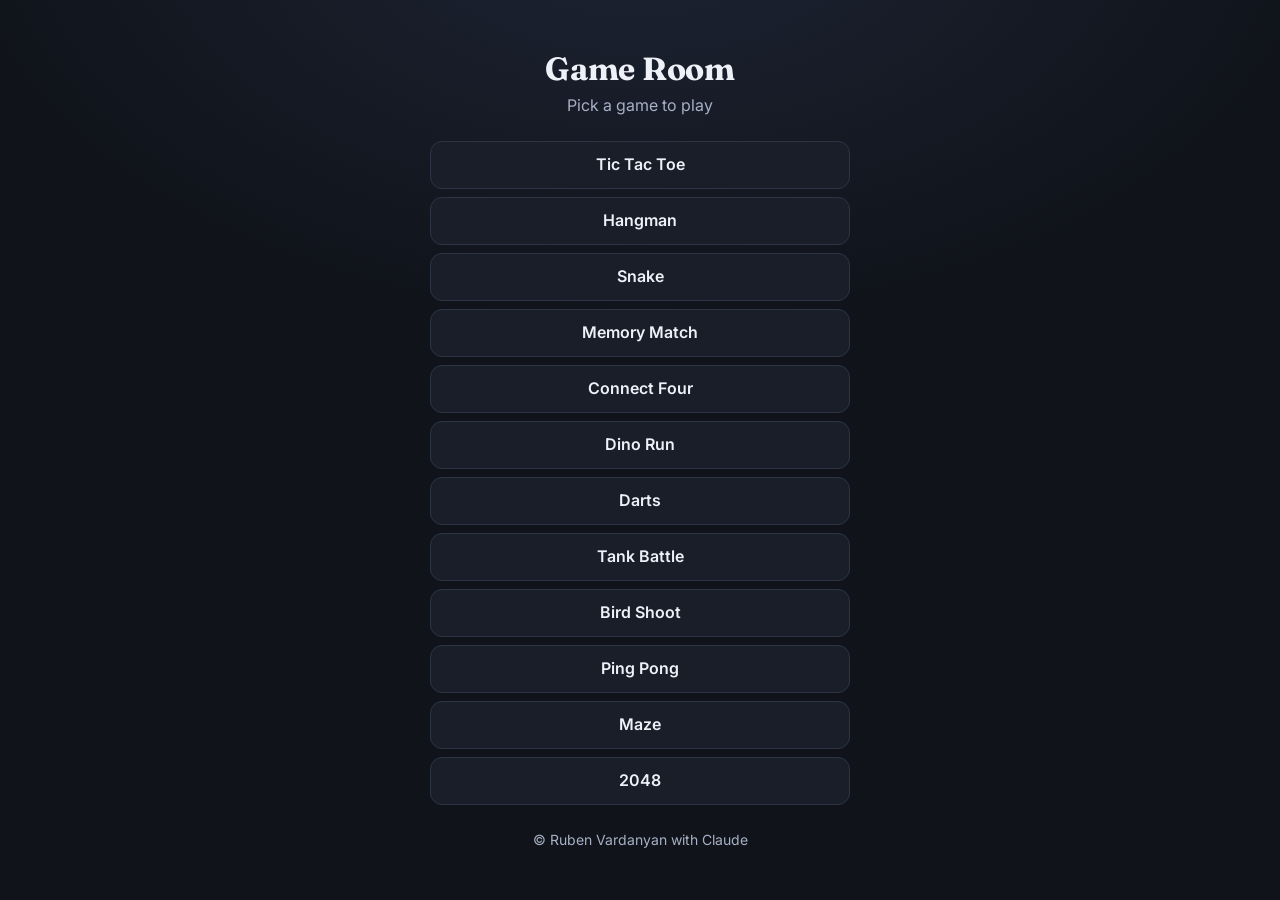
<file: index.html>
<!DOCTYPE html>
<html lang="en">
<head>
<meta charset="utf-8">
<meta name="viewport" content="width=device-width, initial-scale=1">
<title>Game Room</title>
<link rel="preconnect" href="https://fonts.googleapis.com">
<link rel="preconnect" href="https://fonts.gstatic.com" crossorigin>
<link href="https://fonts.googleapis.com/css2?family=Fraunces:opsz,wght@9..144,600&family=Inter:wght@400;500;600&display=swap" rel="stylesheet">
<link rel="stylesheet" href="styles.css?v=20">
</head>
<body>
  <main class="app">
    <header class="head">
      <h1>Game Room</h1>
      <p class="status">Pick a game to play</p>
    </header>

    <nav class="menu" aria-label="Games">
      <a class="menu-btn" href="tictactoe.html">Tic Tac Toe</a>
      <a class="menu-btn" href="hangman.html">Hangman</a>
      <a class="menu-btn" href="snake.html">Snake</a>
      <a class="menu-btn" href="memory.html">Memory Match</a>
      <a class="menu-btn" href="connect4.html">Connect Four</a>
      <a class="menu-btn" href="dino.html">Dino Run</a>
      <a class="menu-btn" href="darts.html">Darts</a>
      <a class="menu-btn" href="tanks.html">Tank Battle</a>
      <a class="menu-btn" href="birds.html">Bird Shoot</a>
      <a class="menu-btn" href="pong.html">Ping Pong</a>
      <a class="menu-btn" href="maze.html">Maze</a>
      <a class="menu-btn" href="2048.html">2048</a>
    </nav>

    <footer class="credit">© Ruben Vardanyan with Claude</footer>
  </main>
</body>
</html>
</file>
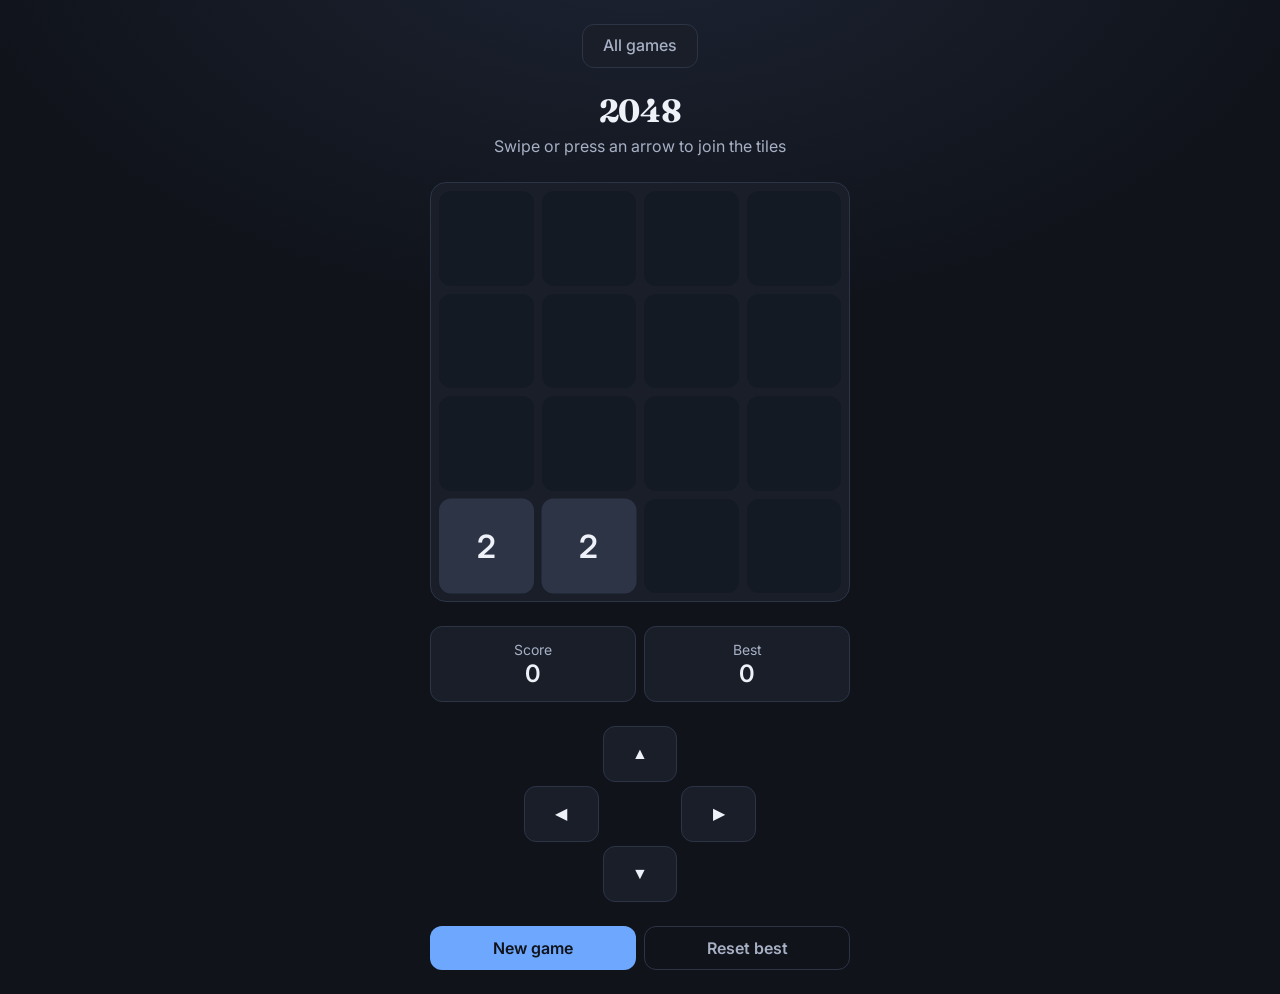
<file: 2048.html>
<!DOCTYPE html>
<html lang="en">
<head>
<meta charset="utf-8">
<meta name="viewport" content="width=device-width, initial-scale=1">
<title>2048 — Game Room</title>
<link rel="preconnect" href="https://fonts.googleapis.com">
<link rel="preconnect" href="https://fonts.gstatic.com" crossorigin>
<link href="https://fonts.googleapis.com/css2?family=Fraunces:opsz,wght@9..144,600&family=Inter:wght@400;500;600&display=swap" rel="stylesheet">
<link rel="stylesheet" href="styles.css?v=20">
</head>
<body>
  <main class="app">
    <a class="back" href="index.html">All games</a>

    <header class="head">
      <h1>2048</h1>
      <p class="status" id="status" aria-live="polite">Swipe or press an arrow to join the tiles</p>
    </header>

    <div class="board-wrap">
      <div class="tiles-panel" id="board" role="img" aria-label="2048 board">
        <div class="tile-grid" aria-hidden="true">
          <div class="tile-slot"></div><div class="tile-slot"></div>
          <div class="tile-slot"></div><div class="tile-slot"></div>
          <div class="tile-slot"></div><div class="tile-slot"></div>
          <div class="tile-slot"></div><div class="tile-slot"></div>
          <div class="tile-slot"></div><div class="tile-slot"></div>
          <div class="tile-slot"></div><div class="tile-slot"></div>
          <div class="tile-slot"></div><div class="tile-slot"></div>
          <div class="tile-slot"></div><div class="tile-slot"></div>
        </div>
        <div class="tiles" id="tiles"></div>
      </div>

      <!-- End-of-round announcement; the status line carries it for screen readers -->
      <div class="result result-solid" id="result" hidden aria-hidden="true">
        <p class="result-title" id="result-title"></p>
        <p class="result-sub" id="result-sub"></p>
      </div>
    </div>

    <section class="scores two" aria-label="Scores">
      <div class="score">
        <span class="score-label">Score</span>
        <span class="score-value" id="score">0</span>
      </div>
      <div class="score">
        <span class="score-label">Best</span>
        <span class="score-value" id="best">0</span>
      </div>
    </section>

    <div class="dpad" role="group" aria-label="Direction controls">
      <button class="pad pad-up"    type="button" data-dir="up"    aria-label="Up">▲</button>
      <button class="pad pad-left"  type="button" data-dir="left"  aria-label="Left">◀</button>
      <button class="pad pad-right" type="button" data-dir="right" aria-label="Right">▶</button>
      <button class="pad pad-down"  type="button" data-dir="down"  aria-label="Down">▼</button>
    </div>

    <div class="actions">
      <button class="btn" id="restart" type="button">New game</button>
      <button class="btn btn-ghost" id="reset-best" type="button">Reset best</button>
    </div>
  </main>

  <!-- ?v= must be bumped whenever 2048.js or styles.css change, or browsers serve a stale cached copy -->
  <script src="2048.js?v=1"></script>
</body>
</html>
</file>
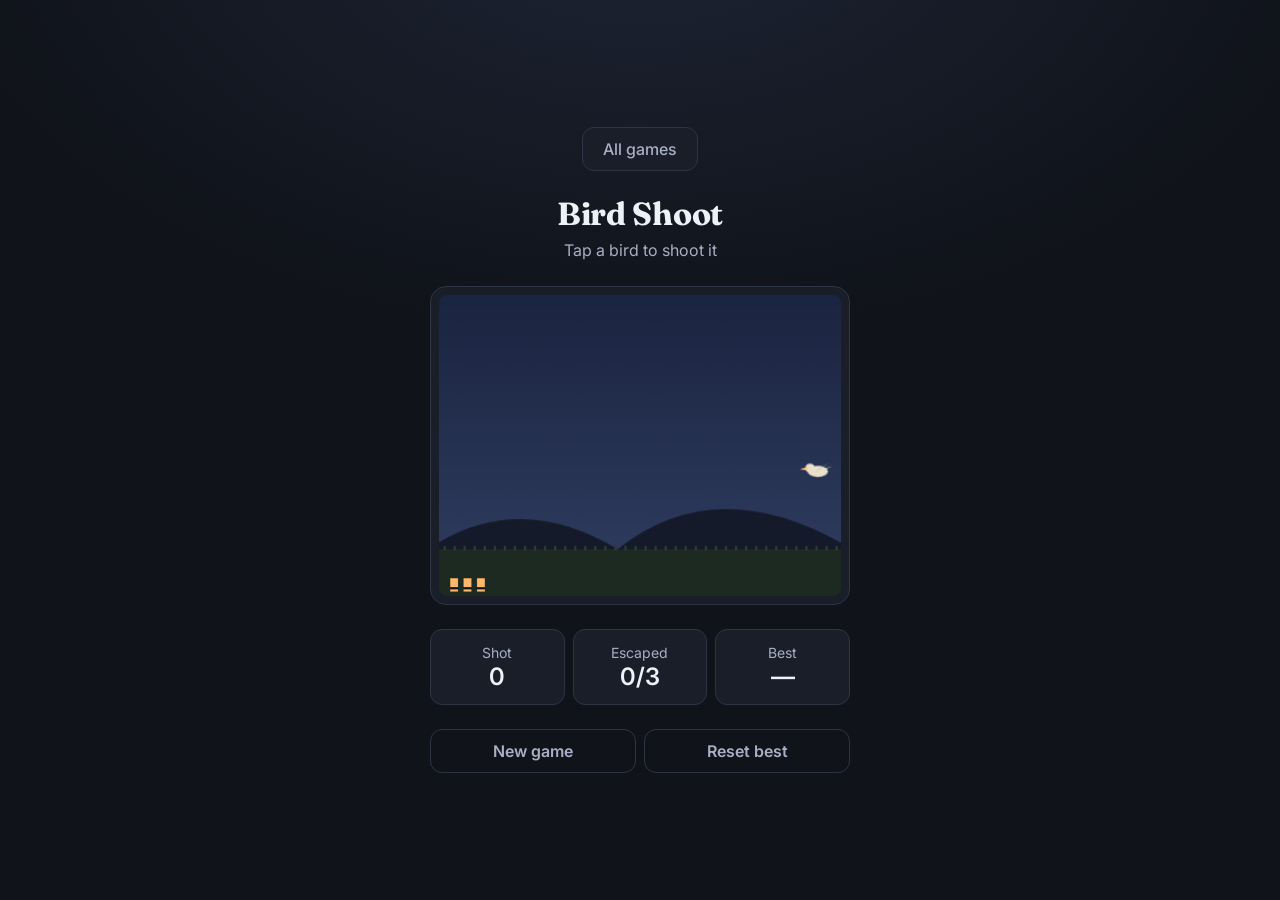
<file: birds.html>
<!DOCTYPE html>
<html lang="en">
<head>
<meta charset="utf-8">
<meta name="viewport" content="width=device-width, initial-scale=1">
<title>Bird Shoot — Game Room</title>
<link rel="preconnect" href="https://fonts.googleapis.com">
<link rel="preconnect" href="https://fonts.gstatic.com" crossorigin>
<link href="https://fonts.googleapis.com/css2?family=Fraunces:opsz,wght@9..144,600&family=Inter:wght@400;500;600&display=swap" rel="stylesheet">
<link rel="stylesheet" href="styles.css?v=20">
</head>
<body>
  <main class="app">
    <a class="back" href="index.html">All games</a>

    <header class="head">
      <h1>Bird Shoot</h1>
      <p class="status" id="status" aria-live="polite">Tap a bird to shoot it</p>
    </header>

    <div class="board-wrap">
      <div class="sky">
        <canvas id="sky" width="360" height="270" role="img" aria-label="Sky with flying birds"></canvas>
      </div>

      <!-- End-of-round announcement; the status line carries it for screen readers -->
      <div class="result" id="result" hidden aria-hidden="true">
        <p class="result-title" id="result-title"></p>
        <p class="result-sub" id="result-sub"></p>
      </div>
    </div>

    <section class="scores" aria-label="Scores">
      <div class="score">
        <span class="score-label">Shot</span>
        <span class="score-value" id="score">0</span>
      </div>
      <div class="score">
        <span class="score-label">Escaped</span>
        <span class="score-value" id="escaped">0/3</span>
      </div>
      <div class="score">
        <span class="score-label">Best</span>
        <span class="score-value" id="best">—</span>
      </div>
    </section>

    <div class="actions">
      <button class="btn btn-ghost" id="restart" type="button">New game</button>
      <button class="btn btn-ghost" id="reset-best" type="button">Reset best</button>
    </div>
  </main>

  <!-- ?v= must be bumped whenever birds.js or styles.css change, or browsers serve a stale cached copy -->
  <script src="birds.js?v=1"></script>
</body>
</html>
</file>
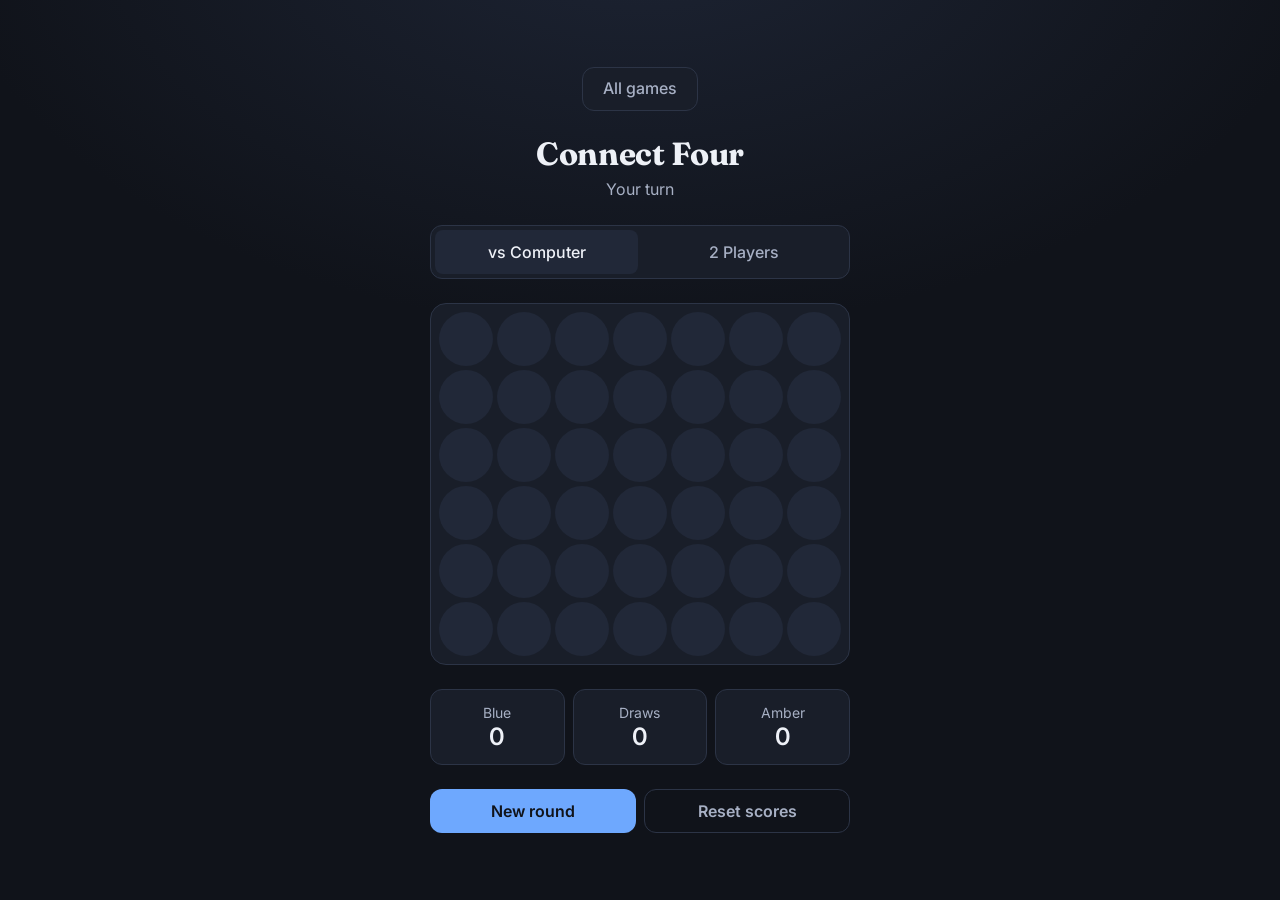
<file: connect4.html>
<!DOCTYPE html>
<html lang="en">
<head>
<meta charset="utf-8">
<meta name="viewport" content="width=device-width, initial-scale=1">
<title>Connect Four — Game Room</title>
<link rel="preconnect" href="https://fonts.googleapis.com">
<link rel="preconnect" href="https://fonts.gstatic.com" crossorigin>
<link href="https://fonts.googleapis.com/css2?family=Fraunces:opsz,wght@9..144,600&family=Inter:wght@400;500;600&display=swap" rel="stylesheet">
<link rel="stylesheet" href="styles.css?v=20">
</head>
<body>
  <main class="app">
    <a class="back" href="index.html">All games</a>

    <header class="head">
      <h1>Connect Four</h1>
      <p class="status" id="status" aria-live="polite">Your turn</p>
    </header>

    <div class="modes" role="group" aria-label="Game mode">
      <button class="mode is-active" data-mode="cpu" type="button">vs Computer</button>
      <button class="mode" data-mode="human" type="button">2 Players</button>
    </div>

    <div class="board-wrap">
      <div class="grid" id="grid" role="grid" aria-label="Connect Four board, 7 columns by 6 rows">
        <!-- slots injected by connect4.js -->
      </div>

      <!-- End-of-round announcement; the status line carries it for screen readers -->
      <div class="result" id="result" hidden aria-hidden="true">
        <p class="result-title" id="result-title"></p>
        <p class="result-sub" id="result-sub"></p>
      </div>
    </div>

    <section class="scores" aria-label="Scores">
      <div class="score">
        <span class="score-label">Blue</span>
        <span class="score-value" id="score-r">0</span>
      </div>
      <div class="score">
        <span class="score-label">Draws</span>
        <span class="score-value" id="score-d">0</span>
      </div>
      <div class="score">
        <span class="score-label">Amber</span>
        <span class="score-value" id="score-y">0</span>
      </div>
    </section>

    <div class="actions">
      <button class="btn" id="new-round" type="button">New round</button>
      <button class="btn btn-ghost" id="reset-all" type="button">Reset scores</button>
    </div>
  </main>

  <!-- ?v= must be bumped whenever connect4.js or styles.css change, or browsers serve a stale cached copy -->
  <script src="connect4.js?v=2"></script>
</body>
</html>
</file>
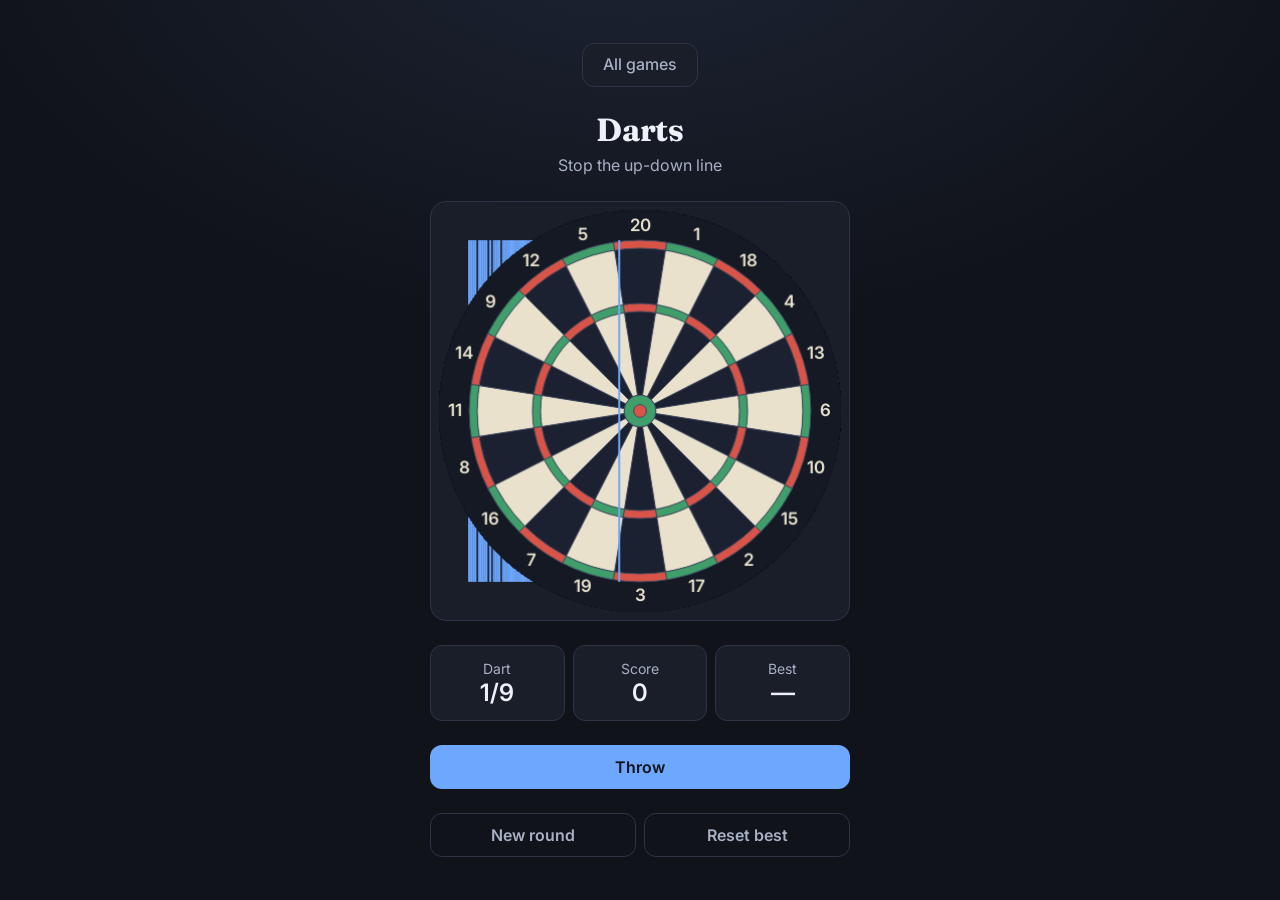
<file: darts.html>
<!DOCTYPE html>
<html lang="en">
<head>
<meta charset="utf-8">
<meta name="viewport" content="width=device-width, initial-scale=1">
<title>Darts — Game Room</title>
<link rel="preconnect" href="https://fonts.googleapis.com">
<link rel="preconnect" href="https://fonts.gstatic.com" crossorigin>
<link href="https://fonts.googleapis.com/css2?family=Fraunces:opsz,wght@9..144,600&family=Inter:wght@400;500;600&display=swap" rel="stylesheet">
<link rel="stylesheet" href="styles.css?v=20">
</head>
<body>
  <main class="app">
    <a class="back" href="index.html">All games</a>

    <header class="head">
      <h1>Darts</h1>
      <p class="status" id="status" aria-live="polite">Stop the sweeping line to aim</p>
    </header>

    <div class="board-wrap">
      <div class="dartboard">
        <!-- Real board proportions: 1 canvas unit = 1mm of a 170mm dartboard -->
        <canvas id="board" width="400" height="400" role="img" aria-label="Dartboard"></canvas>
      </div>

      <!-- End-of-round announcement; the status line carries it for screen readers -->
      <div class="result" id="result" hidden aria-hidden="true">
        <p class="result-title" id="result-title"></p>
        <p class="result-sub" id="result-sub"></p>
      </div>
    </div>

    <section class="scores" aria-label="Scores">
      <div class="score">
        <span class="score-label">Dart</span>
        <span class="score-value" id="dart">1/9</span>
      </div>
      <div class="score">
        <span class="score-label">Score</span>
        <span class="score-value" id="score">0</span>
      </div>
      <div class="score">
        <span class="score-label">Best</span>
        <span class="score-value" id="best">—</span>
      </div>
    </section>

    <div class="actions one">
      <button class="btn" id="throw" type="button">Throw</button>
    </div>

    <div class="actions">
      <button class="btn btn-ghost" id="restart" type="button">New round</button>
      <button class="btn btn-ghost" id="reset-best" type="button">Reset best</button>
    </div>
  </main>

  <!-- ?v= must be bumped whenever darts.js or styles.css change, or browsers serve a stale cached copy -->
  <script src="darts.js?v=1"></script>
</body>
</html>
</file>
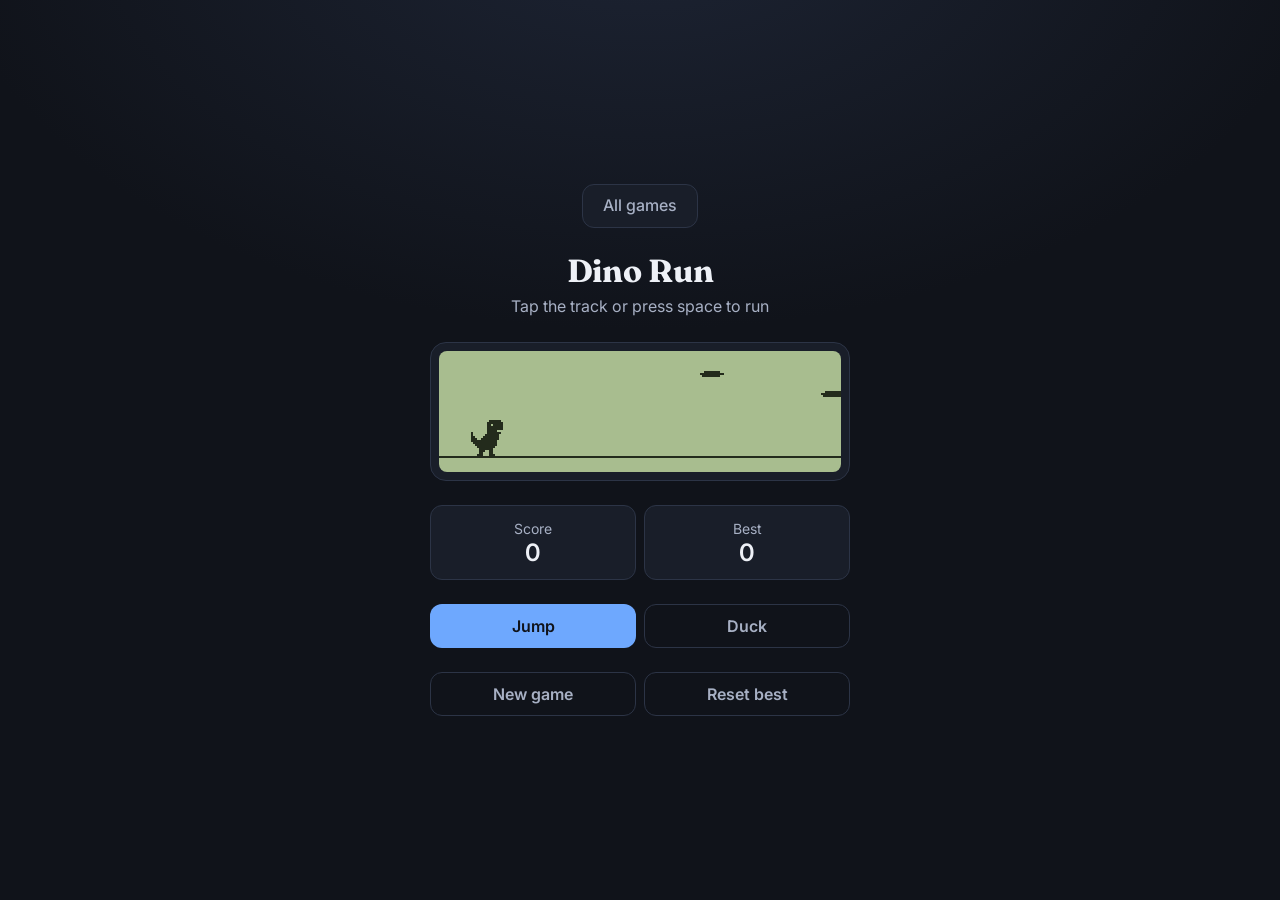
<file: dino.html>
<!DOCTYPE html>
<html lang="en">
<head>
<meta charset="utf-8">
<meta name="viewport" content="width=device-width, initial-scale=1">
<title>Dino Run — Game Room</title>
<link rel="preconnect" href="https://fonts.googleapis.com">
<link rel="preconnect" href="https://fonts.gstatic.com" crossorigin>
<link href="https://fonts.googleapis.com/css2?family=Fraunces:opsz,wght@9..144,600&family=Inter:wght@400;500;600&display=swap" rel="stylesheet">
<link rel="stylesheet" href="styles.css?v=20">
</head>
<body>
  <main class="app">
    <a class="back" href="index.html">All games</a>

    <header class="head">
      <h1>Dino Run</h1>
      <p class="status" id="status" aria-live="polite">Tap the track or press space to run</p>
    </header>

    <div class="board-wrap">
      <div class="lcd">
        <!-- Fixed 200x60 virtual pixel grid, scaled up - keeps the blocky look -->
        <canvas id="screen" width="200" height="60" role="img" aria-label="Dino running track"></canvas>
      </div>

      <!-- End-of-round announcement; the status line carries it for screen readers -->
      <div class="result result-lcd" id="result" hidden aria-hidden="true">
        <p class="result-title" id="result-title"></p>
        <p class="result-sub" id="result-sub"></p>
      </div>
    </div>

    <section class="scores two" aria-label="Scores">
      <div class="score">
        <span class="score-label">Score</span>
        <span class="score-value" id="score">0</span>
      </div>
      <div class="score">
        <span class="score-label">Best</span>
        <span class="score-value" id="best">0</span>
      </div>
    </section>

    <div class="actions" role="group" aria-label="Controls">
      <button class="btn" id="jump" type="button">Jump</button>
      <button class="btn btn-ghost" id="duck" type="button">Duck</button>
    </div>

    <div class="actions">
      <button class="btn btn-ghost" id="restart" type="button">New game</button>
      <button class="btn btn-ghost" id="reset-best" type="button">Reset best</button>
    </div>
  </main>

  <!-- ?v= must be bumped whenever dino.js or styles.css change, or browsers serve a stale cached copy -->
  <script src="dino.js?v=2"></script>
</body>
</html>
</file>
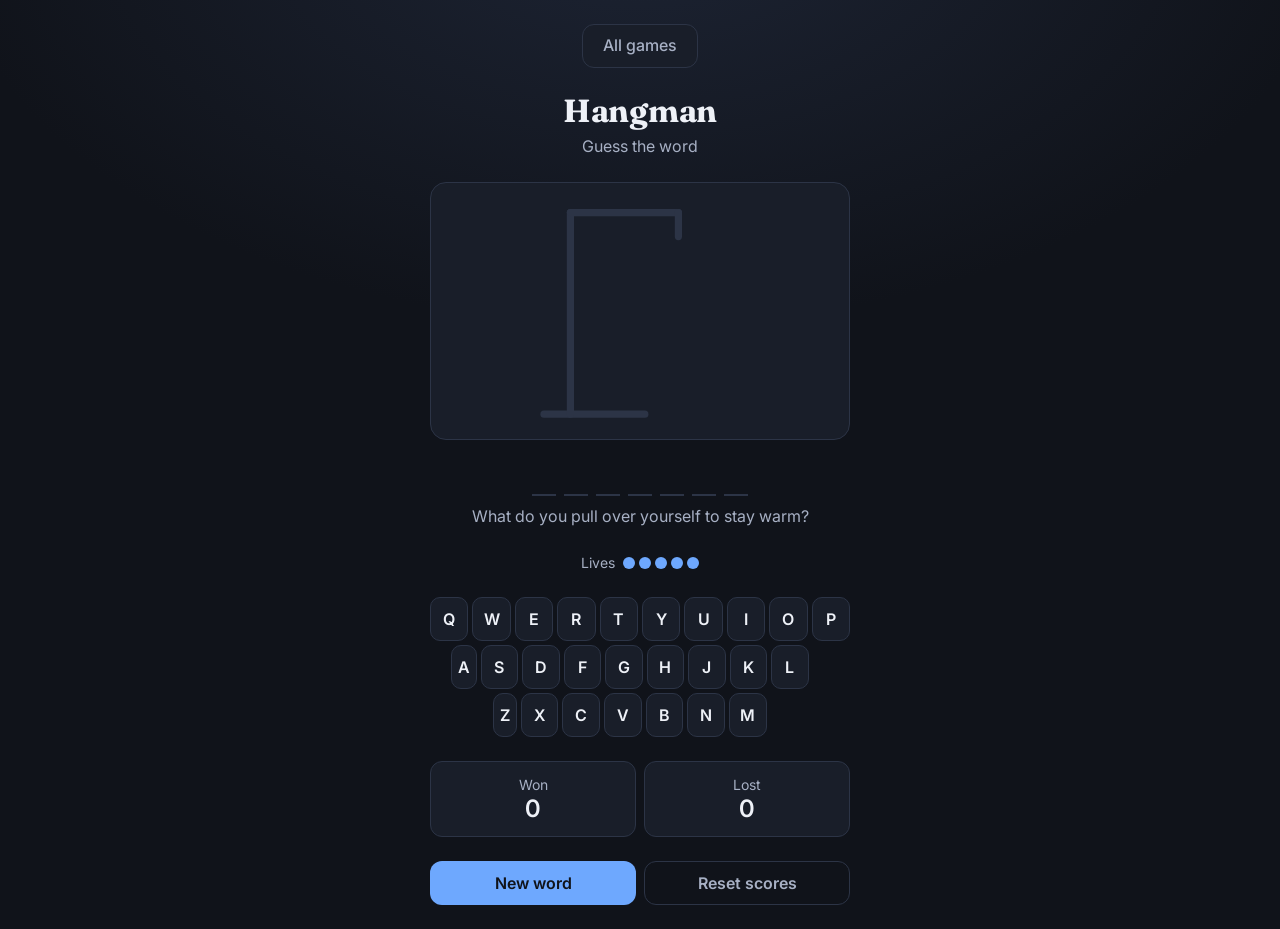
<file: hangman.html>
<!DOCTYPE html>
<html lang="en">
<head>
<meta charset="utf-8">
<meta name="viewport" content="width=device-width, initial-scale=1">
<title>Hangman — Game Room</title>
<link rel="preconnect" href="https://fonts.googleapis.com">
<link rel="preconnect" href="https://fonts.gstatic.com" crossorigin>
<link href="https://fonts.googleapis.com/css2?family=Fraunces:opsz,wght@9..144,600&family=Inter:wght@400;500;600&display=swap" rel="stylesheet">
<link rel="stylesheet" href="styles.css?v=20">
</head>
<body>
  <main class="app">
    <a class="back" href="index.html">All games</a>

    <header class="head">
      <h1>Hangman</h1>
      <p class="status" id="status" aria-live="polite">Guess the word</p>
    </header>

    <div class="board-wrap">
      <div class="gallows">
        <!-- Gallows is always drawn; the figure appears one part per wrong guess. -->
        <svg viewBox="0 0 200 200" role="img" aria-labelledby="gallows-desc">
          <title id="gallows-desc">Hangman drawing</title>
          <g class="frame">
            <path d="M20 186 H104" />
            <path d="M42 186 V18" />
            <path d="M42 18 H132" />
            <path d="M132 18 V38" />
          </g>
          <g class="figure" id="figure">
            <circle class="part" data-part="1" cx="132" cy="52" r="14" />
            <path   class="part" data-part="2" d="M132 66 V116" />
            <path   class="part" data-part="3" d="M132 78 L110 100" />
            <path   class="part" data-part="4" d="M132 78 L154 100" />
            <path   class="part" data-part="5" d="M132 116 L112 152 M132 116 L152 152" />
          </g>
        </svg>
      </div>

      <!-- End-of-round announcement; the status line carries it for screen readers -->
      <div class="result" id="result" hidden aria-hidden="true">
        <p class="result-title" id="result-title"></p>
        <p class="result-sub" id="result-sub"></p>
      </div>
    </div>

    <section class="puzzle" aria-label="Word to guess">
      <p class="word" id="word" aria-live="polite"></p>
      <p class="hint" id="hint"></p>
    </section>

    <section class="lives" aria-label="Lives remaining">
      <span class="lives-label">Lives</span>
      <span class="pips" id="pips" role="img" aria-label="5 of 5 lives left"></span>
    </section>

    <div class="keys" id="keys" role="group" aria-label="Letters">
      <!-- letter buttons injected by hangman.js -->
    </div>

    <section class="scores two" aria-label="Scores">
      <div class="score">
        <span class="score-label">Won</span>
        <span class="score-value" id="score-w">0</span>
      </div>
      <div class="score">
        <span class="score-label">Lost</span>
        <span class="score-value" id="score-l">0</span>
      </div>
    </section>

    <div class="actions">
      <button class="btn" id="new-word" type="button">New word</button>
      <button class="btn btn-ghost" id="reset-all" type="button">Reset scores</button>
    </div>
  </main>

  <!-- ?v= must be bumped whenever hangman.js or styles.css change, or browsers serve a stale cached copy -->
  <script src="hangman.js?v=3"></script>
</body>
</html>
</file>
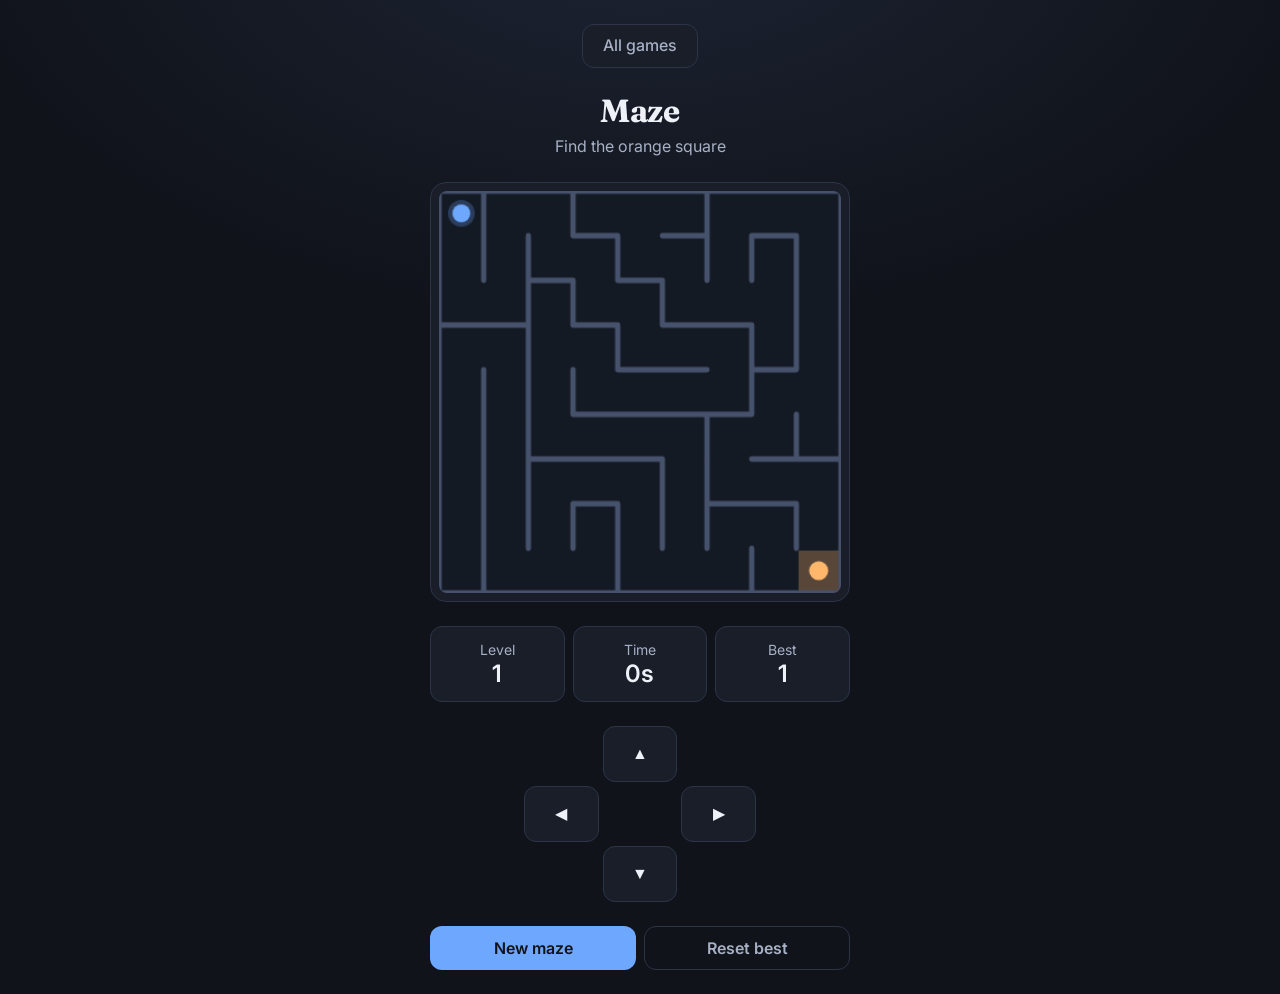
<file: maze.html>
<!DOCTYPE html>
<html lang="en">
<head>
<meta charset="utf-8">
<meta name="viewport" content="width=device-width, initial-scale=1">
<title>Maze — Game Room</title>
<link rel="preconnect" href="https://fonts.googleapis.com">
<link rel="preconnect" href="https://fonts.gstatic.com" crossorigin>
<link href="https://fonts.googleapis.com/css2?family=Fraunces:opsz,wght@9..144,600&family=Inter:wght@400;500;600&display=swap" rel="stylesheet">
<link rel="stylesheet" href="styles.css?v=20">
</head>
<body>
  <main class="app">
    <a class="back" href="index.html">All games</a>

    <header class="head">
      <h1>Maze</h1>
      <p class="status" id="status" aria-live="polite">Find the orange square</p>
    </header>

    <div class="board-wrap">
      <div class="maze">
        <canvas id="screen" width="360" height="360" role="img" aria-label="Maze"></canvas>
      </div>

      <!-- End-of-level announcement; the status line carries it for screen readers -->
      <div class="result" id="result" hidden aria-hidden="true">
        <p class="result-title" id="result-title"></p>
        <p class="result-sub" id="result-sub"></p>
      </div>
    </div>

    <section class="scores" aria-label="Scores">
      <div class="score">
        <span class="score-label">Level</span>
        <span class="score-value" id="level">1</span>
      </div>
      <div class="score">
        <span class="score-label">Time</span>
        <span class="score-value" id="time">0s</span>
      </div>
      <div class="score">
        <span class="score-label">Best</span>
        <span class="score-value" id="best">1</span>
      </div>
    </section>

    <div class="dpad" role="group" aria-label="Direction controls">
      <button class="pad pad-up"    type="button" data-dir="up"    aria-label="Up">▲</button>
      <button class="pad pad-left"  type="button" data-dir="left"  aria-label="Left">◀</button>
      <button class="pad pad-right" type="button" data-dir="right" aria-label="Right">▶</button>
      <button class="pad pad-down"  type="button" data-dir="down"  aria-label="Down">▼</button>
    </div>

    <div class="actions">
      <button class="btn" id="restart" type="button">New maze</button>
      <button class="btn btn-ghost" id="reset-best" type="button">Reset best</button>
    </div>
  </main>

  <!-- ?v= must be bumped whenever maze.js or styles.css change, or browsers serve a stale cached copy -->
  <script src="maze.js?v=1"></script>
</body>
</html>
</file>
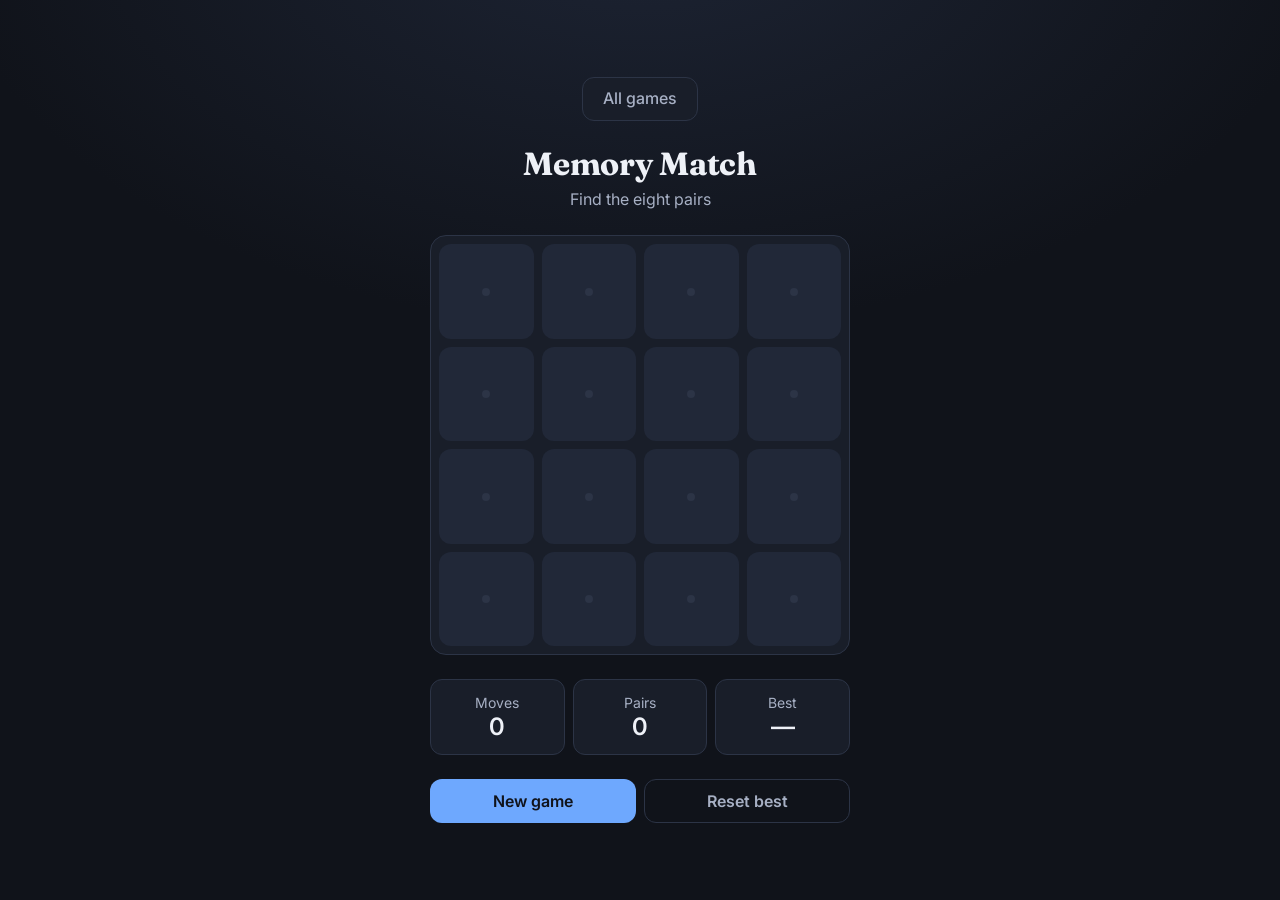
<file: memory.html>
<!DOCTYPE html>
<html lang="en">
<head>
<meta charset="utf-8">
<meta name="viewport" content="width=device-width, initial-scale=1">
<title>Memory Match — Game Room</title>
<link rel="preconnect" href="https://fonts.googleapis.com">
<link rel="preconnect" href="https://fonts.gstatic.com" crossorigin>
<link href="https://fonts.googleapis.com/css2?family=Fraunces:opsz,wght@9..144,600&family=Inter:wght@400;500;600&display=swap" rel="stylesheet">
<link rel="stylesheet" href="styles.css?v=20">
</head>
<body>
  <main class="app">
    <a class="back" href="index.html">All games</a>

    <header class="head">
      <h1>Memory Match</h1>
      <p class="status" id="status" aria-live="polite">Find the eight pairs</p>
    </header>

    <div class="board-wrap">
      <div class="memory" id="memory" role="group" aria-label="Memory board, 4 by 4">
        <!-- cards injected by memory.js -->
      </div>

      <!-- End-of-round announcement; the status line carries it for screen readers -->
      <div class="result" id="result" hidden aria-hidden="true">
        <p class="result-title" id="result-title"></p>
        <p class="result-sub" id="result-sub"></p>
      </div>
    </div>

    <section class="scores" aria-label="Scores">
      <div class="score">
        <span class="score-label">Moves</span>
        <span class="score-value" id="moves">0</span>
      </div>
      <div class="score">
        <span class="score-label">Pairs</span>
        <span class="score-value" id="pairs">0</span>
      </div>
      <div class="score">
        <span class="score-label">Best</span>
        <span class="score-value" id="best">—</span>
      </div>
    </section>

    <div class="actions">
      <button class="btn" id="restart" type="button">New game</button>
      <button class="btn btn-ghost" id="reset-best" type="button">Reset best</button>
    </div>
  </main>

  <!-- ?v= must be bumped whenever memory.js or styles.css change, or browsers serve a stale cached copy -->
  <script src="memory.js?v=2"></script>
</body>
</html>
</file>
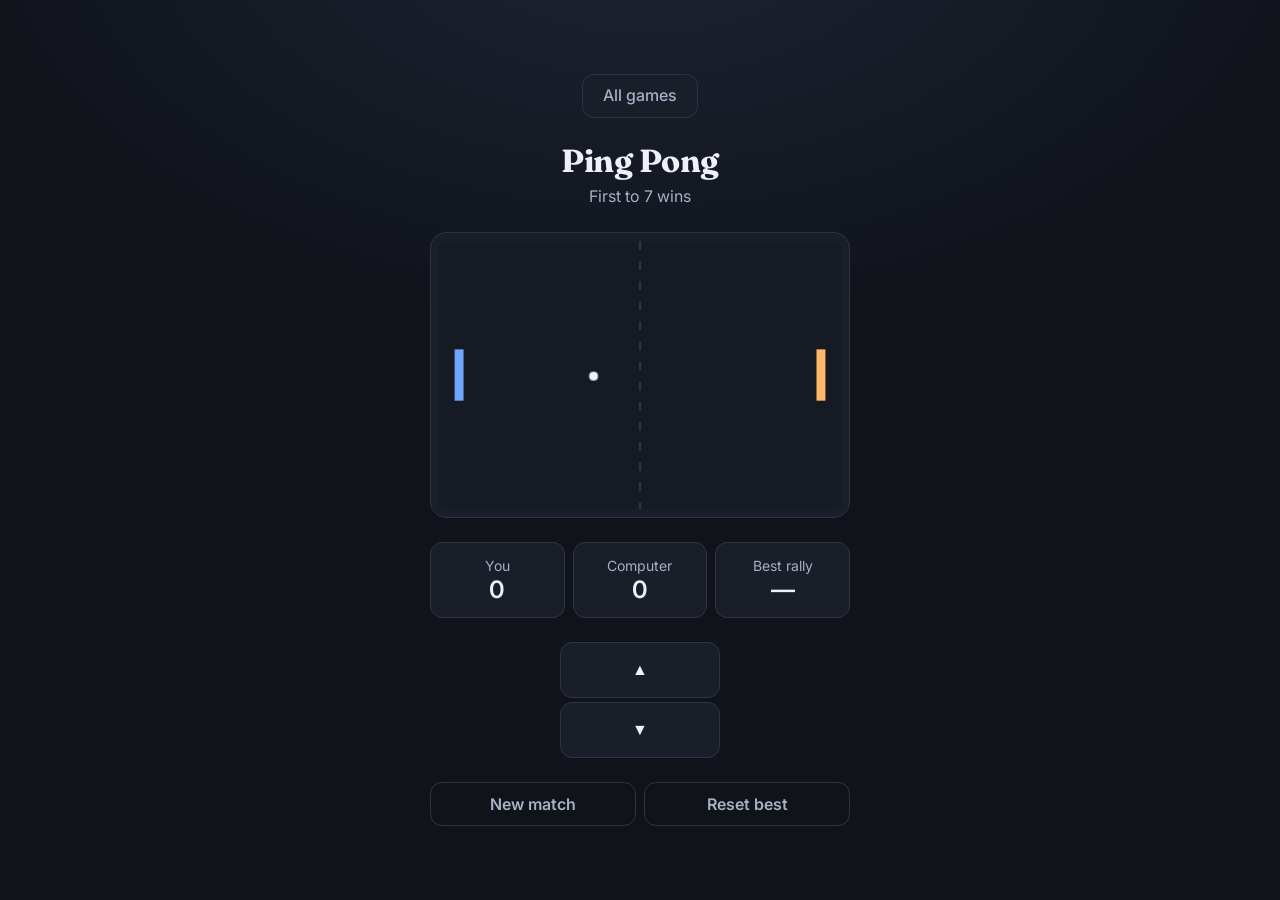
<file: pong.html>
<!DOCTYPE html>
<html lang="en">
<head>
<meta charset="utf-8">
<meta name="viewport" content="width=device-width, initial-scale=1">
<title>Ping Pong — Game Room</title>
<link rel="preconnect" href="https://fonts.googleapis.com">
<link rel="preconnect" href="https://fonts.gstatic.com" crossorigin>
<link href="https://fonts.googleapis.com/css2?family=Fraunces:opsz,wght@9..144,600&family=Inter:wght@400;500;600&display=swap" rel="stylesheet">
<link rel="stylesheet" href="styles.css?v=20">
</head>
<body>
  <main class="app">
    <a class="back" href="index.html">All games</a>

    <header class="head">
      <h1>Ping Pong</h1>
      <p class="status" id="status" aria-live="polite">First to 7 wins</p>
    </header>

    <div class="board-wrap">
      <div class="table">
        <canvas id="table" width="360" height="240" role="img" aria-label="Ping pong table"></canvas>
      </div>

      <!-- End-of-match announcement; the status line carries it for screen readers -->
      <div class="result" id="result" hidden aria-hidden="true">
        <p class="result-title" id="result-title"></p>
        <p class="result-sub" id="result-sub"></p>
      </div>
    </div>

    <section class="scores" aria-label="Scores">
      <div class="score">
        <span class="score-label">You</span>
        <span class="score-value" id="you">0</span>
      </div>
      <div class="score">
        <span class="score-label">Computer</span>
        <span class="score-value" id="cpu">0</span>
      </div>
      <div class="score">
        <span class="score-label">Best rally</span>
        <span class="score-value" id="best">—</span>
      </div>
    </section>

    <div class="dpad dpad-updown" role="group" aria-label="Bat controls">
      <button class="pad pad-up"   type="button" data-hold="up"   aria-label="Move up">▲</button>
      <button class="pad pad-down" type="button" data-hold="down" aria-label="Move down">▼</button>
    </div>

    <div class="actions">
      <button class="btn btn-ghost" id="restart" type="button">New match</button>
      <button class="btn btn-ghost" id="reset-best" type="button">Reset best</button>
    </div>
  </main>

  <!-- ?v= must be bumped whenever pong.js or styles.css change, or browsers serve a stale cached copy -->
  <script src="pong.js?v=1"></script>
</body>
</html>
</file>
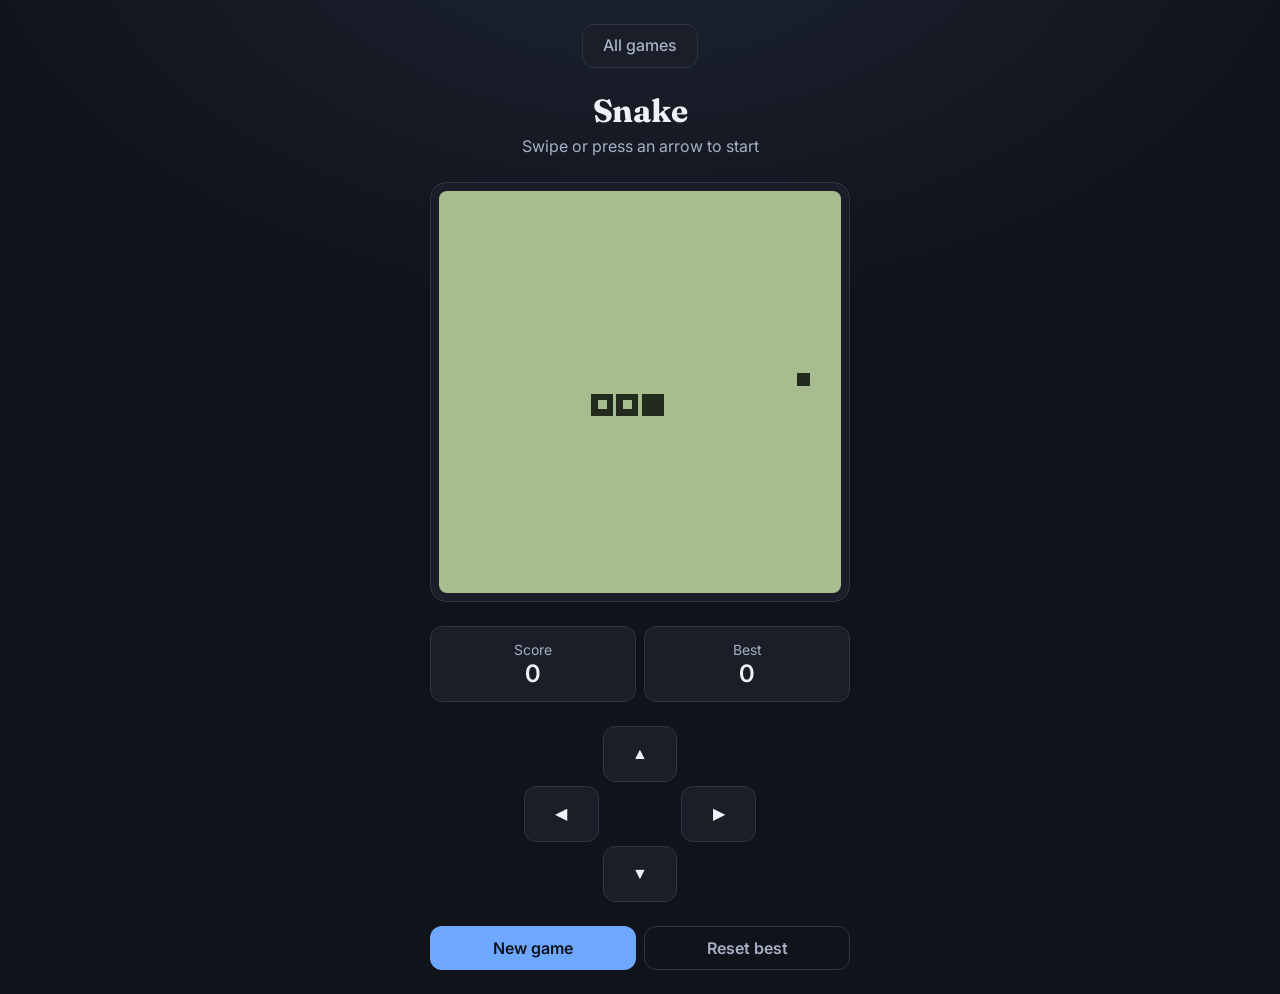
<file: snake.html>
<!DOCTYPE html>
<html lang="en">
<head>
<meta charset="utf-8">
<meta name="viewport" content="width=device-width, initial-scale=1">
<title>Snake — Game Room</title>
<link rel="preconnect" href="https://fonts.googleapis.com">
<link rel="preconnect" href="https://fonts.gstatic.com" crossorigin>
<link href="https://fonts.googleapis.com/css2?family=Fraunces:opsz,wght@9..144,600&family=Inter:wght@400;500;600&display=swap" rel="stylesheet">
<link rel="stylesheet" href="styles.css?v=18">
</head>
<body>
  <main class="app">
    <a class="back" href="index.html">All games</a>

    <header class="head">
      <h1>Snake</h1>
      <p class="status" id="status" aria-live="polite">Swipe or press an arrow to start</p>
    </header>

    <div class="board-wrap">
      <div class="lcd">
        <!-- Fixed 16x16 pixel grid, scaled up - keeps the blocky Nokia look -->
        <canvas id="screen" width="256" height="256" role="img" aria-label="Snake board"></canvas>
      </div>

      <!-- End-of-round announcement; the status line carries it for screen readers -->
      <div class="result result-lcd" id="result" hidden aria-hidden="true">
        <p class="result-title" id="result-title"></p>
        <p class="result-sub" id="result-sub"></p>
      </div>
    </div>

    <section class="scores two" aria-label="Scores">
      <div class="score">
        <span class="score-label">Score</span>
        <span class="score-value" id="score">0</span>
      </div>
      <div class="score">
        <span class="score-label">Best</span>
        <span class="score-value" id="best">0</span>
      </div>
    </section>

    <div class="dpad" role="group" aria-label="Direction controls">
      <button class="pad pad-up"    type="button" data-dir="up"    aria-label="Up">▲</button>
      <button class="pad pad-left"  type="button" data-dir="left"  aria-label="Left">◀</button>
      <button class="pad pad-right" type="button" data-dir="right" aria-label="Right">▶</button>
      <button class="pad pad-down"  type="button" data-dir="down"  aria-label="Down">▼</button>
    </div>

    <div class="actions">
      <button class="btn" id="restart" type="button">New game</button>
      <button class="btn btn-ghost" id="reset-best" type="button">Reset best</button>
    </div>
  </main>

  <!-- ?v= must be bumped whenever snake.js or styles.css change, or browsers serve a stale cached copy -->
  <script src="snake.js?v=5"></script>
</body>
</html>
</file>
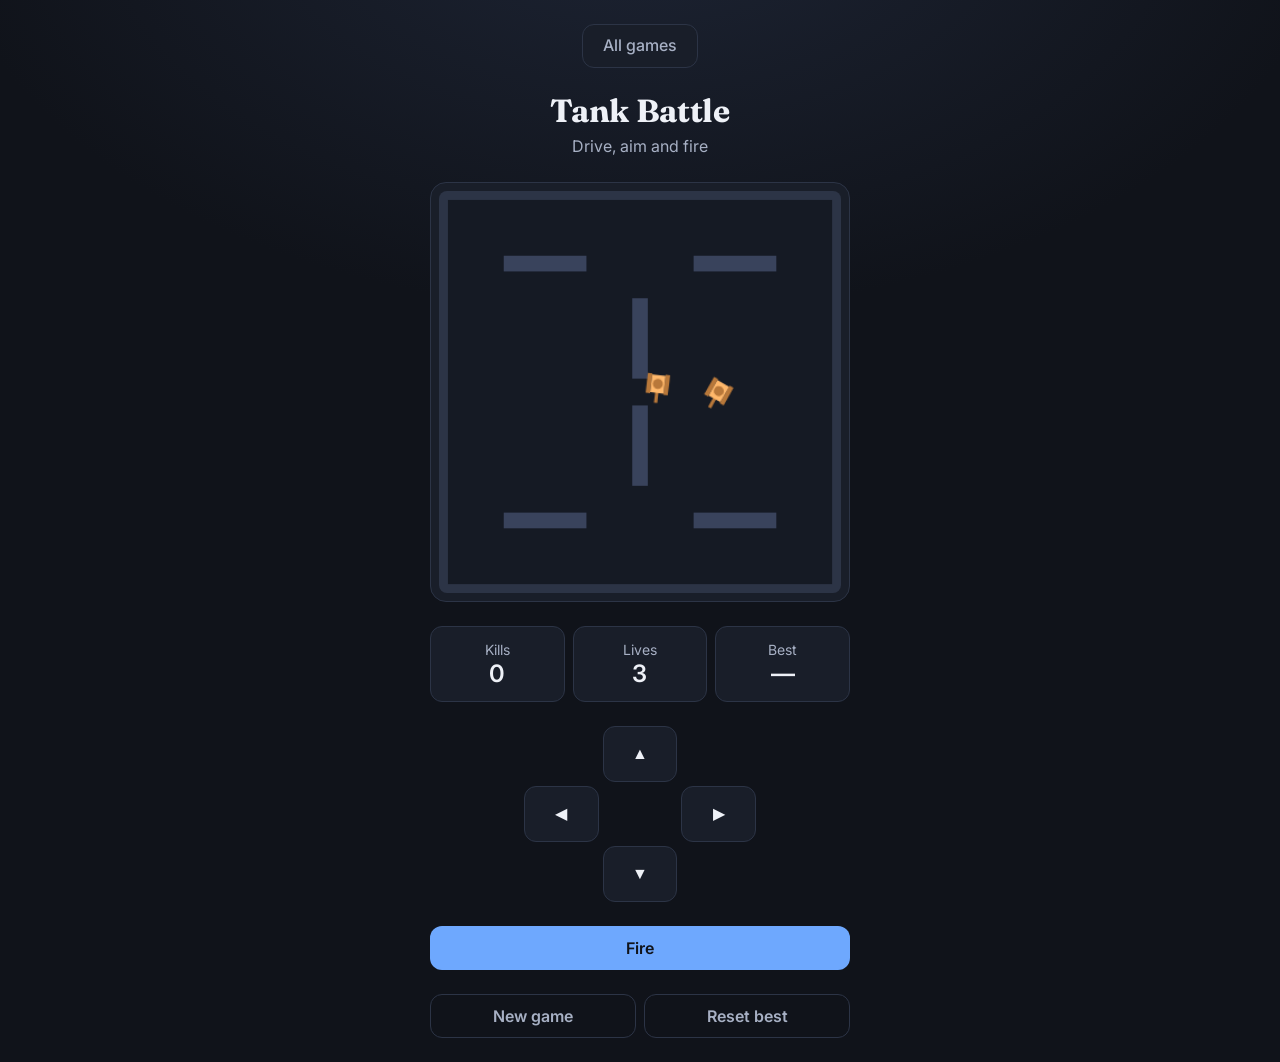
<file: tanks.html>
<!DOCTYPE html>
<html lang="en">
<head>
<meta charset="utf-8">
<meta name="viewport" content="width=device-width, initial-scale=1">
<title>Tank Battle — Game Room</title>
<link rel="preconnect" href="https://fonts.googleapis.com">
<link rel="preconnect" href="https://fonts.gstatic.com" crossorigin>
<link href="https://fonts.googleapis.com/css2?family=Fraunces:opsz,wght@9..144,600&family=Inter:wght@400;500;600&display=swap" rel="stylesheet">
<link rel="stylesheet" href="styles.css?v=20">
</head>
<body>
  <main class="app">
    <a class="back" href="index.html">All games</a>

    <header class="head">
      <h1>Tank Battle</h1>
      <p class="status" id="status" aria-live="polite">Drive, aim and fire</p>
    </header>

    <div class="board-wrap">
      <div class="arena">
        <canvas id="arena" width="360" height="360" role="img" aria-label="Battle arena"></canvas>
      </div>

      <!-- End-of-round announcement; the status line carries it for screen readers -->
      <div class="result" id="result" hidden aria-hidden="true">
        <p class="result-title" id="result-title"></p>
        <p class="result-sub" id="result-sub"></p>
      </div>
    </div>

    <section class="scores" aria-label="Scores">
      <div class="score">
        <span class="score-label">Kills</span>
        <span class="score-value" id="score">0</span>
      </div>
      <div class="score">
        <span class="score-label">Lives</span>
        <span class="score-value" id="lives">3</span>
      </div>
      <div class="score">
        <span class="score-label">Best</span>
        <span class="score-value" id="best">—</span>
      </div>
    </section>

    <div class="dpad" role="group" aria-label="Drive controls">
      <button class="pad pad-up"    type="button" data-hold="fwd"   aria-label="Forward">▲</button>
      <button class="pad pad-left"  type="button" data-hold="left"  aria-label="Turn left">◀</button>
      <button class="pad pad-right" type="button" data-hold="right" aria-label="Turn right">▶</button>
      <button class="pad pad-down"  type="button" data-hold="back"  aria-label="Reverse">▼</button>
    </div>

    <div class="actions one">
      <button class="btn" id="fire" type="button" data-hold="fire">Fire</button>
    </div>

    <div class="actions">
      <button class="btn btn-ghost" id="restart" type="button">New game</button>
      <button class="btn btn-ghost" id="reset-best" type="button">Reset best</button>
    </div>
  </main>

  <!-- ?v= must be bumped whenever tanks.js or styles.css change, or browsers serve a stale cached copy -->
  <script src="tanks.js?v=1"></script>
</body>
</html>
</file>
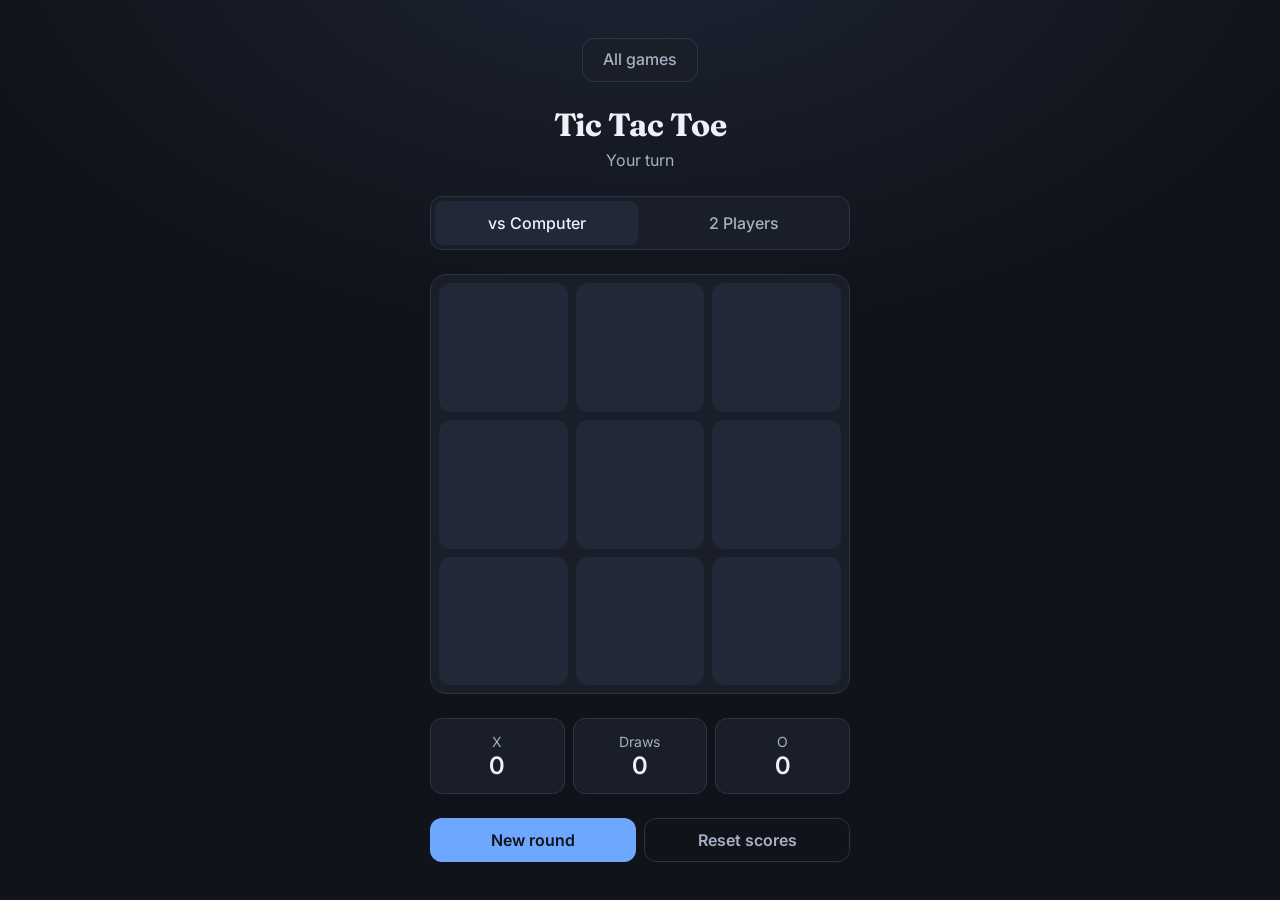
<file: tictactoe.html>
<!DOCTYPE html>
<html lang="en">
<head>
<meta charset="utf-8">
<meta name="viewport" content="width=device-width, initial-scale=1">
<title>Tic Tac Toe — Game Room</title>
<link rel="preconnect" href="https://fonts.googleapis.com">
<link rel="preconnect" href="https://fonts.gstatic.com" crossorigin>
<link href="https://fonts.googleapis.com/css2?family=Fraunces:opsz,wght@9..144,600&family=Inter:wght@400;500;600&display=swap" rel="stylesheet">
<link rel="stylesheet" href="styles.css?v=20">
</head>
<body>
  <main class="app">
    <a class="back" href="index.html">All games</a>

    <header class="head">
      <h1>Tic Tac Toe</h1>
      <p class="status" id="status" aria-live="polite">X to play</p>
    </header>

    <div class="modes" role="group" aria-label="Game mode">
      <button class="mode is-active" data-mode="cpu" type="button">vs Computer</button>
      <button class="mode" data-mode="human" type="button">2 Players</button>
    </div>

    <div class="board-wrap">
      <div class="board" id="board" role="grid" aria-label="Game board">
        <!-- cells injected by app.js -->
      </div>
      <!-- End-of-round announcement; status line above carries it for screen readers -->
      <div class="result" id="result" hidden aria-hidden="true">
        <p class="result-title" id="result-title"></p>
        <p class="result-sub">Next round starting…</p>
      </div>
    </div>

    <section class="scores" aria-label="Scores">
      <div class="score">
        <span class="score-label">X</span>
        <span class="score-value" id="score-x">0</span>
      </div>
      <div class="score">
        <span class="score-label">Draws</span>
        <span class="score-value" id="score-d">0</span>
      </div>
      <div class="score">
        <span class="score-label">O</span>
        <span class="score-value" id="score-o">0</span>
      </div>
    </section>

    <div class="actions">
      <button class="btn" id="new-round" type="button">New round</button>
      <button class="btn btn-ghost" id="reset-all" type="button">Reset scores</button>
    </div>
  </main>

  <!-- ?v= must be bumped whenever app.js or styles.css change, or browsers serve a stale cached copy -->
  <script src="app.js?v=7"></script>
</body>
</html>
</file>
<file: styles.css>
:root {
  --bg: #10131a;
  --surface: #191e29;
  --surface-2: #212838;
  --line: #2c3446;
  --text: #eef1f7;
  --muted: #a7b0c4;
  --x: #6ea8fe;
  --o: #ffb86b;
  --danger: #ff8080;
  --accent: #6ea8fe;
  --radius: 16px;
  --ease: cubic-bezier(.22, .61, .36, 1);
}

* { box-sizing: border-box; }

html, body {
  margin: 0;
  padding: 0;
}

body {
  min-height: 100vh;
  background:
    radial-gradient(1000px 600px at 50% -10%, #1d2434 0%, transparent 70%),
    var(--bg);
  color: var(--text);
  font-family: Inter, system-ui, -apple-system, "Segoe UI", sans-serif;
  font-size: 16px;
  line-height: 1.5;
  display: flex;
  align-items: center;
  justify-content: center;
  padding: 24px 16px;
}

.app {
  width: 100%;
  max-width: 420px;
  display: flex;
  flex-direction: column;
  gap: 24px;
}

.head {
  text-align: center;
}

h1 {
  font-family: Fraunces, Georgia, serif;
  font-size: 32px;
  line-height: 1.2;
  margin: 0 0 4px;
  letter-spacing: -0.01em;
}

.status {
  margin: 0;
  color: var(--muted);
  font-size: 16px;
  min-height: 24px;
  transition: color .25s var(--ease);
}

.status.win-x { color: var(--x); }
.status.win-o { color: var(--o); }
.status.is-lost { color: var(--danger); }

/* Back button - text only, centered */
.back {
  display: inline-flex;
  align-items: center;
  justify-content: center;
  align-self: center;
  min-height: 44px;
  padding: 8px 20px;
  background: var(--surface);
  border: 1px solid var(--line);
  border-radius: 12px;
  color: var(--muted);
  text-decoration: none;
  font-size: 16px;
  font-weight: 500;
  line-height: 1.2;
  transition: background .2s var(--ease), border-color .2s var(--ease),
              color .2s var(--ease), transform .15s var(--ease);
}

.back:hover {
  background: var(--surface-2);
  border-color: var(--accent);
  color: var(--accent);
}

.back:active { transform: scale(.99); }

.back:focus-visible {
  outline: 2px solid var(--accent);
  outline-offset: 2px;
}

/* Home page - credit line under the menu */
.credit {
  text-align: center;
  font-size: 14px;
  color: var(--muted);
}

/* Game menu - compact text buttons, no icons */
.menu {
  display: flex;
  flex-direction: column;
  gap: 8px;
}

.menu-btn {
  display: flex;
  align-items: center;
  justify-content: center;
  gap: 8px;
  min-height: 48px;
  padding: 8px 16px;
  background: var(--surface);
  border: 1px solid var(--line);
  border-radius: 12px;
  color: var(--text);
  font-size: 16px;
  font-weight: 600;
  line-height: 1.2;
  text-align: center;
  text-decoration: none;
  transition: background .2s var(--ease), border-color .2s var(--ease),
              color .2s var(--ease), transform .15s var(--ease);
}

a.menu-btn:hover {
  background: var(--surface-2);
  border-color: var(--accent);
  color: var(--accent);
}

a.menu-btn:active { transform: scale(.99); }

a.menu-btn:focus-visible {
  outline: 2px solid var(--accent);
  outline-offset: 2px;
}

/* Not built yet: recessed and muted, but still >= 4.5:1 */
.menu-btn.is-soon {
  cursor: default;
  background: #151a23;
  border-color: #232a38;
  color: var(--muted);
  font-weight: 500;
}

.soon {
  font-size: 14px;
  font-weight: 400;
  color: #8b95a9;
}

/* Mode switch */
.modes {
  display: grid;
  grid-template-columns: 1fr 1fr;
  gap: 4px;
  background: var(--surface);
  border: 1px solid var(--line);
  border-radius: 12px;
  padding: 4px;
}

.mode {
  appearance: none;
  border: 0;
  background: transparent;
  color: var(--muted);
  font: inherit;
  font-weight: 500;
  min-height: 44px;
  border-radius: 8px;
  cursor: pointer;
  transition: background .25s var(--ease), color .25s var(--ease);
}

.mode:hover { color: var(--text); }

.mode.is-active {
  background: var(--surface-2);
  color: var(--text);
}

/* Board */
.board-wrap { position: relative; }

.board {
  display: grid;
  grid-template-columns: repeat(3, 1fr);
  gap: 8px;
  background: var(--surface);
  border: 1px solid var(--line);
  border-radius: var(--radius);
  padding: 8px;
}

.cell {
  appearance: none;
  border: 0;
  background: var(--surface-2);
  border-radius: 12px;
  aspect-ratio: 1 / 1;
  min-height: 44px;
  display: flex;
  align-items: center;
  justify-content: center;
  cursor: pointer;
  font-family: Fraunces, Georgia, serif;
  font-size: 32px;
  color: var(--text);
  transition: background .2s var(--ease), transform .2s var(--ease);
}

.cell:hover:not(:disabled) {
  background: #29334a;
}

.cell:active:not(:disabled) { transform: scale(.97); }

.cell:disabled { cursor: default; }

.cell:focus-visible {
  outline: 2px solid var(--accent);
  outline-offset: 2px;
}

.cell .mark {
  display: block;
  line-height: 1;
  animation: pop .25s var(--ease) both;
}

.cell.x .mark { color: var(--x); }
.cell.o .mark { color: var(--o); }

.cell.win {
  background: #303c56;
}

@keyframes pop {
  from { opacity: 0; transform: scale(.5); }
  to   { opacity: 1; transform: scale(1); }
}

/* End-of-round announcement */
.result {
  position: absolute;
  inset: 0;
  display: flex;
  flex-direction: column;
  align-items: center;
  justify-content: center;
  gap: 4px;
  border-radius: var(--radius);
  background: rgba(16, 19, 26, .58);
  backdrop-filter: blur(2px);
  text-align: center;
  padding: 16px;
  animation: result-in .3s var(--ease) both;
}

.result[hidden] { display: none; }

/* Over a light or busy board - the Snake LCD, the 2048 tiles - the shared scrim
   would drop the result text below 4.5:1, so there it must be near-opaque. */
.result-lcd,
.result-solid { background: rgba(16, 19, 26, .92); }

.result-title {
  margin: 0;
  font-family: Fraunces, Georgia, serif;
  font-size: 32px;
  line-height: 1.2;
  color: var(--text);
}

.result-title.win-x { color: var(--x); }
.result-title.win-o { color: var(--o); }
.result-title.is-lost { color: var(--danger); }

.result-sub {
  margin: 0;
  font-size: 16px;
  color: var(--muted);
}

@keyframes result-in {
  from { opacity: 0; transform: scale(.96); }
  to   { opacity: 1; transform: scale(1); }
}

/* Hangman - gallows */
.gallows {
  background: var(--surface);
  border: 1px solid var(--line);
  border-radius: var(--radius);
  padding: 8px;
}

.gallows svg {
  display: block;
  width: 100%;
  max-height: 240px;
  fill: none;
  stroke-linecap: round;
  stroke-linejoin: round;
}

.gallows .frame {
  stroke: var(--line);
  stroke-width: 6;
}

.gallows .figure {
  stroke: var(--text);
  stroke-width: 5;
}

/* Parts are drawn as wrong guesses land, so they start hidden. */
.gallows .part {
  opacity: 0;
  transition: opacity .3s var(--ease), stroke .3s var(--ease);
}

.gallows .part.is-on {
  opacity: 1;
  animation: pop .3s var(--ease) both;
}

.gallows .figure.is-dead { stroke: var(--danger); }

/* Hangman - word and clue */
.puzzle {
  text-align: center;
  display: flex;
  flex-direction: column;
  gap: 8px;
}

.word {
  margin: 0;
  display: flex;
  flex-wrap: wrap;
  justify-content: center;
  gap: 8px;
}

.letter {
  display: flex;
  align-items: flex-end;
  justify-content: center;
  min-width: 24px;
  min-height: 32px;
  border-bottom: 2px solid var(--line);
  font-family: Fraunces, Georgia, serif;
  font-size: 24px;
  line-height: 1.2;
  color: var(--text);
}

.letter.is-shown { animation: pop .25s var(--ease) both; }

/* Letters never guessed are revealed in red when the round is lost. */
.letter.is-missed { color: var(--danger); }

.hint {
  margin: 0;
  color: var(--muted);
  font-size: 16px;
  max-width: 36ch;
  margin-inline: auto;
}

/* Hangman - lives */
.lives {
  display: flex;
  align-items: center;
  justify-content: center;
  gap: 8px;
}

.lives-label {
  font-size: 14px;
  color: var(--muted);
}

.pips {
  display: inline-flex;
  gap: 4px;
}

.pip {
  width: 12px;
  height: 12px;
  border-radius: 50%;
  background: var(--x);
  transition: background .3s var(--ease), transform .3s var(--ease);
}

.pip.is-gone {
  background: var(--line);
  transform: scale(.7);
}

/* Hangman - letter keyboard */
.keys {
  display: grid;
  gap: 4px;
}

/* Phone keyboard: rows of 10 / 9 / 7. Each key spans 2 of 20 columns so the
   short rows can be inset by half a key the way a real handset staggers them,
   while every key keeps the same width. */
.key-row {
  display: grid;
  grid-template-columns: repeat(20, 1fr);
  gap: 4px;
}

.key-row .key { grid-column: span 2; }
.key-row-2 .key:first-child { grid-column-start: 2; }
.key-row-3 .key:first-child { grid-column-start: 4; }

.key {
  appearance: none;
  border: 1px solid var(--line);
  background: var(--surface);
  color: var(--text);
  font: inherit;
  font-weight: 600;
  min-height: 44px;
  border-radius: 10px;
  cursor: pointer;
  transition: background .2s var(--ease), color .2s var(--ease),
              border-color .2s var(--ease), transform .15s var(--ease);
}

.key:hover:not(:disabled) {
  background: var(--surface-2);
  border-color: var(--accent);
  color: var(--accent);
}

.key:active:not(:disabled) { transform: scale(.97); }

.key:focus-visible {
  outline: 2px solid var(--accent);
  outline-offset: 2px;
}

.key:disabled { cursor: default; }

.key.is-hit {
  background: var(--surface-2);
  border-color: var(--x);
  color: var(--x);
}

.key.is-miss {
  background: #151a23;
  border-color: #2c3446;
  color: #8b95a9;
}

/* Connect Four - 7x6 board */
.grid {
  display: grid;
  grid-template-columns: repeat(7, 1fr);
  gap: 4px;
  background: var(--surface);
  border: 1px solid var(--line);
  border-radius: var(--radius);
  padding: 8px;
}

.slot {
  appearance: none;
  border: 0;
  background: var(--surface-2);
  border-radius: 50%;
  aspect-ratio: 1 / 1;
  padding: 0;
  display: flex;
  align-items: center;
  justify-content: center;
  cursor: pointer;
  overflow: hidden;
  transition: background .2s var(--ease);
}

.slot:hover:not(:disabled) { background: #29334a; }
.slot:disabled { cursor: default; }

.slot:focus-visible {
  outline: 2px solid var(--accent);
  outline-offset: 2px;
}

.disc {
  display: block;
  width: 100%;
  height: 100%;
  border-radius: 50%;
  background: transparent;
  transition: background .2s var(--ease);
}

.slot.r .disc { background: var(--x); }
.slot.y .disc { background: var(--o); }

/* The winning four keep a ring so they read even against the result scrim.
   It sits on the disc, not the slot - the disc covers the slot completely. */
.slot.win { background: #303c56; }

.slot.win .disc {
  box-shadow: inset 0 0 0 4px var(--bg);
}

.disc.is-dropping {
  animation: drop-in .32s var(--ease) both;
}

@keyframes drop-in {
  from { transform: translateY(calc(var(--rows, 1) * -104%)); }
  to   { transform: translateY(0); }
}

/* Memory Match - 4x3 board */
.memory {
  display: grid;
  grid-template-columns: repeat(4, 1fr);
  gap: 8px;
  background: var(--surface);
  border: 1px solid var(--line);
  border-radius: var(--radius);
  padding: 8px;
}

.card {
  appearance: none;
  border: 0;
  background: transparent;
  padding: 0;
  aspect-ratio: 1 / 1;
  min-height: 44px;
  perspective: 600px;
  cursor: pointer;
}

.card:disabled { cursor: default; }

.card:focus-visible {
  outline: 2px solid var(--accent);
  outline-offset: 2px;
  border-radius: 12px;
}

.card-inner {
  position: relative;
  display: block;
  width: 100%;
  height: 100%;
  transform-style: preserve-3d;
  transition: transform .4s var(--ease);
}

.card.is-up .card-inner { transform: rotateY(180deg); }

.card-back,
.card-face {
  position: absolute;
  inset: 0;
  display: flex;
  align-items: center;
  justify-content: center;
  border-radius: 12px;
  backface-visibility: hidden;
}

.card-back {
  background: var(--surface-2);
  transition: background .2s var(--ease);
}

/* A single muted dot keeps the face-down side quiet but not blank. */
.card-back::after {
  content: '';
  width: 8px;
  height: 8px;
  border-radius: 50%;
  background: var(--line);
}

.card:hover:not(:disabled) .card-back { background: #29334a; }
.card:active:not(:disabled) .card-inner { transform: scale(.97); }
.card.is-up:active:not(:disabled) .card-inner { transform: rotateY(180deg) scale(.97); }

.card-face {
  background: #29334a;
  transform: rotateY(180deg);
  font-size: 32px;
  line-height: 1;
}

.card-face[data-tone="a"] { color: #6ea8fe; }
.card-face[data-tone="b"] { color: #ffb86b; }
.card-face[data-tone="c"] { color: #7ee0a8; }
.card-face[data-tone="d"] { color: #c39bff; }
.card-face[data-tone="e"] { color: #ff9ec4; }
.card-face[data-tone="f"] { color: #6fe3e1; }
.card-face[data-tone="g"] { color: #ffe066; }
.card-face[data-tone="h"] { color: #b6c2d9; }

/* Matched pairs settle back to recede behind the ones still in play. */
.card.is-done .card-face {
  background: var(--surface-2);
  opacity: .55;
}

/* Snake - Nokia LCD panel */
.lcd {
  background: var(--surface);
  border: 1px solid var(--line);
  border-radius: var(--radius);
  padding: 8px;
}

.lcd canvas {
  display: block;
  width: 100%;
  height: auto;
  border-radius: 8px;
  image-rendering: pixelated;   /* keep the blocky pixels crisp when scaled up */
  touch-action: none;           /* swipes steer the snake, they don't scroll */
}

/* Darts, Tank Battle, Bird Shoot, Ping Pong and Maze - like the LCD panel, but
   smoothed: these are drawn with curves rather than pixel art, so they must not
   be rendered pixelated. */
.dartboard,
.sky,
.arena,
.table,
.maze {
  background: var(--surface);
  border: 1px solid var(--line);
  border-radius: var(--radius);
  padding: 8px;
}

.dartboard canvas,
.sky canvas,
.arena canvas,
.table canvas,
.maze canvas {
  display: block;
  width: 100%;
  height: auto;
  border-radius: 8px;
  touch-action: none;           /* tapping plays, it does not scroll */
}

/* Snake - direction pad */
.dpad {
  display: grid;
  grid-template-columns: repeat(3, 1fr);
  gap: 4px;
  /* width is explicit: an auto inline margin on a column flex item cancels the
     default stretch, which would shrink the pad to its content width */
  width: 100%;
  max-width: 232px;
  margin-inline: auto;
}

.pad {
  appearance: none;
  border: 1px solid var(--line);
  background: var(--surface);
  color: var(--text);
  font-size: 16px;
  line-height: 1;
  min-height: 56px;
  border-radius: 12px;
  cursor: pointer;
  transition: background .2s var(--ease), color .2s var(--ease),
              border-color .2s var(--ease), transform .15s var(--ease);
}

.pad:hover {
  background: var(--surface-2);
  border-color: var(--accent);
  color: var(--accent);
}

.pad:active { transform: scale(.96); }

.pad:focus-visible {
  outline: 2px solid var(--accent);
  outline-offset: 2px;
}

/* Ping Pong only moves up and down, so its pad is a single stacked column. */
.dpad-updown {
  grid-template-columns: 1fr;
  max-width: 160px;
}

.dpad-updown .pad-up   { grid-column: 1; grid-row: 1; }
.dpad-updown .pad-down { grid-column: 1; grid-row: 2; }

.pad-up    { grid-column: 2; grid-row: 1; }
.pad-left  { grid-column: 1; grid-row: 2; }
.pad-right { grid-column: 3; grid-row: 2; }
.pad-down  { grid-column: 2; grid-row: 3; }

/* Scores */
.scores {
  display: grid;
  grid-template-columns: repeat(3, 1fr);
  gap: 8px;
}

.scores.two { grid-template-columns: repeat(2, 1fr); }

.score {
  background: var(--surface);
  border: 1px solid var(--line);
  border-radius: 12px;
  padding: 12px 8px;
  text-align: center;
}

.score-label {
  display: block;
  font-size: 14px;
  color: var(--muted);
}

.score-value {
  display: block;
  font-size: 24px;
  font-weight: 600;
  line-height: 1.2;
}

/* Actions */
.actions {
  display: grid;
  grid-template-columns: 1fr 1fr;
  gap: 8px;
}

.actions.one { grid-template-columns: 1fr; }

.btn {
  appearance: none;
  border: 1px solid transparent;
  background: var(--accent);
  color: #10131a;
  font: inherit;
  font-weight: 600;
  min-height: 44px;
  border-radius: 12px;
  cursor: pointer;
  transition: filter .2s var(--ease), transform .2s var(--ease);
}

.btn:hover { filter: brightness(1.08); }
.btn:active { transform: scale(.98); }

.btn-ghost {
  background: transparent;
  border-color: var(--line);
  color: var(--muted);
}

.btn-ghost:hover { color: var(--text); }

/* 2048 - 4x4 board of sliding tiles */
.tiles-panel {
  position: relative;
  aspect-ratio: 1;
  background: var(--surface);
  border: 1px solid var(--line);
  border-radius: var(--radius);
  padding: 8px;
  touch-action: none;           /* swipes slide the tiles, they don't scroll */
}

/* The empty cells sit underneath; the tiles float over them. */
.tile-grid {
  position: absolute;
  inset: 8px;
  display: grid;
  grid-template-columns: repeat(4, 1fr);
  gap: 8px;
}

.tile-slot {
  background: #141a24;
  border-radius: 12px;
}

.tiles {
  position: absolute;
  inset: 8px;
}

/* Tiles are placed by transform so moving one is a single eased slide.
   A percentage here is a percentage of the tile itself, so one step across is
   its own width plus the 8px gap. */
.tile {
  position: absolute;
  top: 0;
  left: 0;
  width: calc((100% - 24px) / 4);
  height: calc((100% - 24px) / 4);
  transform: translate(calc(var(--x) * (100% + 8px)), calc(var(--y) * (100% + 8px)));
  transition: transform .12s var(--ease);
}

/* The face carries the look and the pop animations - the tile itself is busy
   holding the position, and one element cannot animate two transforms. */
.tile-face {
  width: 100%;
  height: 100%;
  display: flex;
  align-items: center;
  justify-content: center;
  border-radius: 12px;
  font-size: 32px;
  font-weight: 600;
  line-height: 1;
  background: #2c3446;
  color: var(--text);
}

/* Long numbers step down the type scale so they never crowd the tile. */
.tile-face.d3 { font-size: 24px; }
.tile-face.d4 { font-size: 20px; }

/* Dark on light from 16 up - every pairing here clears 4.5:1. */
.t-2    { background: #2c3446; }
.t-4    { background: #3b4762; }
.t-8    { background: #4c5f8f; }
.t-16   { background: #6ea8fe; color: #10131a; }
.t-32   { background: #9cc4ff; color: #10131a; }
.t-64   { background: #ffb86b; color: #10131a; }
.t-128  { background: #ffa14a; color: #10131a; }
.t-256  { background: #ff8f2e; color: #10131a; }
.t-512  { background: #ffd166; color: #10131a; }
.t-1024 { background: #ffe08a; color: #10131a; }
.t-2048,
.t-big  { background: #f3ecdc; color: #10131a; }

.tile-face.is-new    { animation: tile-in .18s var(--ease) both; }
.tile-face.is-merged { animation: tile-pop .2s var(--ease); }

@keyframes tile-in {
  from { opacity: 0; transform: scale(.6); }
  to   { opacity: 1; transform: scale(1); }
}

@keyframes tile-pop {
  0%   { transform: scale(1); }
  50%  { transform: scale(1.12); }
  100% { transform: scale(1); }
}

@media (prefers-reduced-motion: reduce) {
  * { animation: none !important; transition: none !important; }
}
</file>
